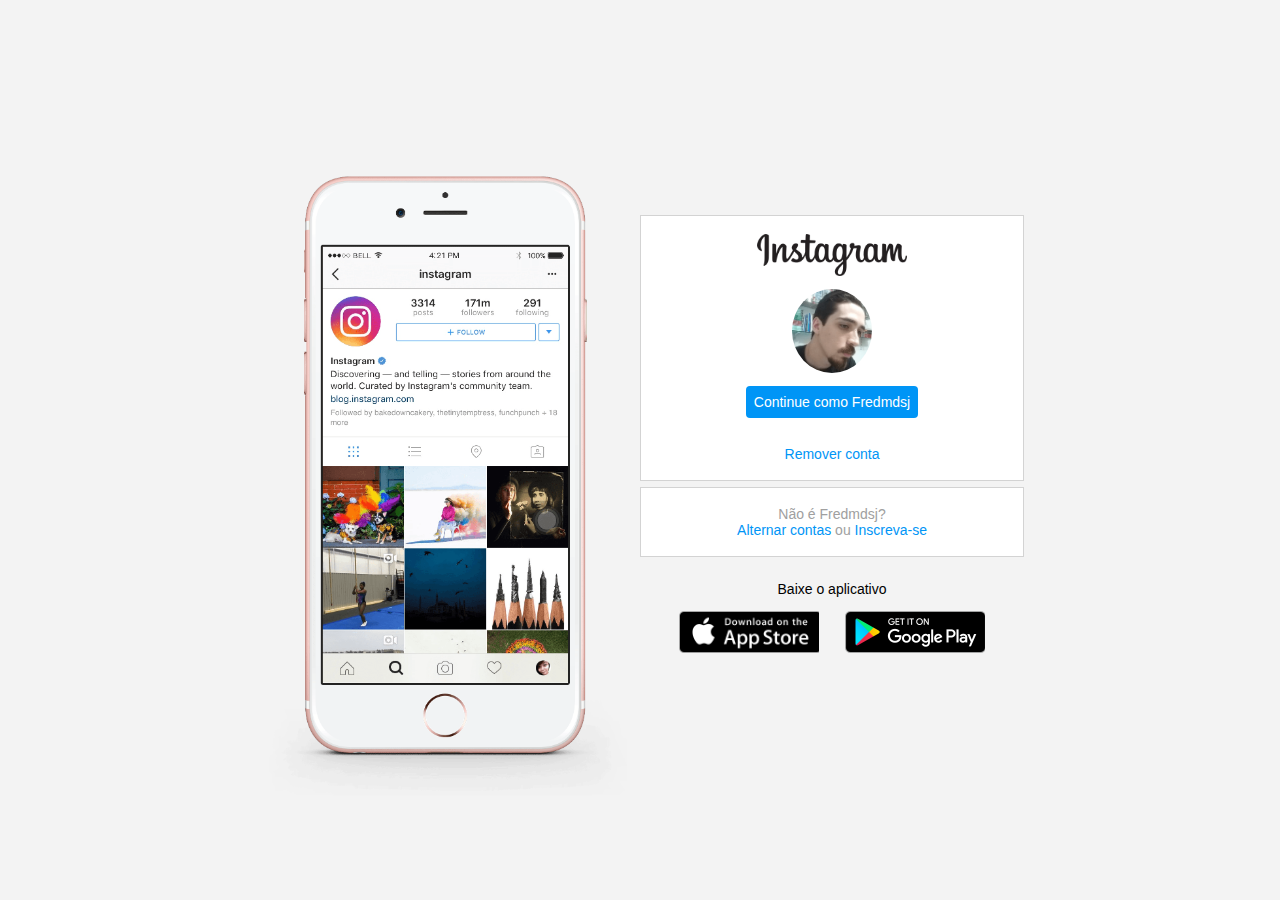
<file: instagram/index.html>
<!DOCTYPE html>
<html lang="en">
<head>
  <meta charset="UTF-8">
  <meta name="viewport" content="width=device-width, initial-scale=1.0">
  <link rel="stylesheet" href="style.css">
  <title>Instagram</title>
</head>
<body>
  <div class="instagram-wrapper">
    <div class="instagram-phone">
      <img src="./img/instagram-celular.png" alt="celular">
    </div>
    <div class="instagram-continue">
      <div class="group">
        <img src="./img/instagram-logo.png" class="instagram-logo"alt="instagram logo">
        <div class="profile-photo">
          <img src="./img/minha_foto.png" alt="foto de perfil">
        </div>
        <a href="#" class="instagram-login">Continue como Fredmdsj</a>
        <a href="#" class="instagram-logout">Remover conta</a>
      </div>
      <div class="group">
        <p class="not-account">Não é Fredmdsj?</p>
        <p class="not-account">
          <span class="link-blue">Alternar contas</span>
          ou
          <span class="link-blue">Inscreva-se</span>
        </p>
      </div>
      <div class="get-the-app">
        <p class="get-app">Baixe o aplicativo</p>
        <div class="download">
          <a href="#" class="app-download"></a>
          <a href="#" class="app-download"></a>
        </div>
      </div>

    </div>
  </div>
  
</body>
</html>
</file>
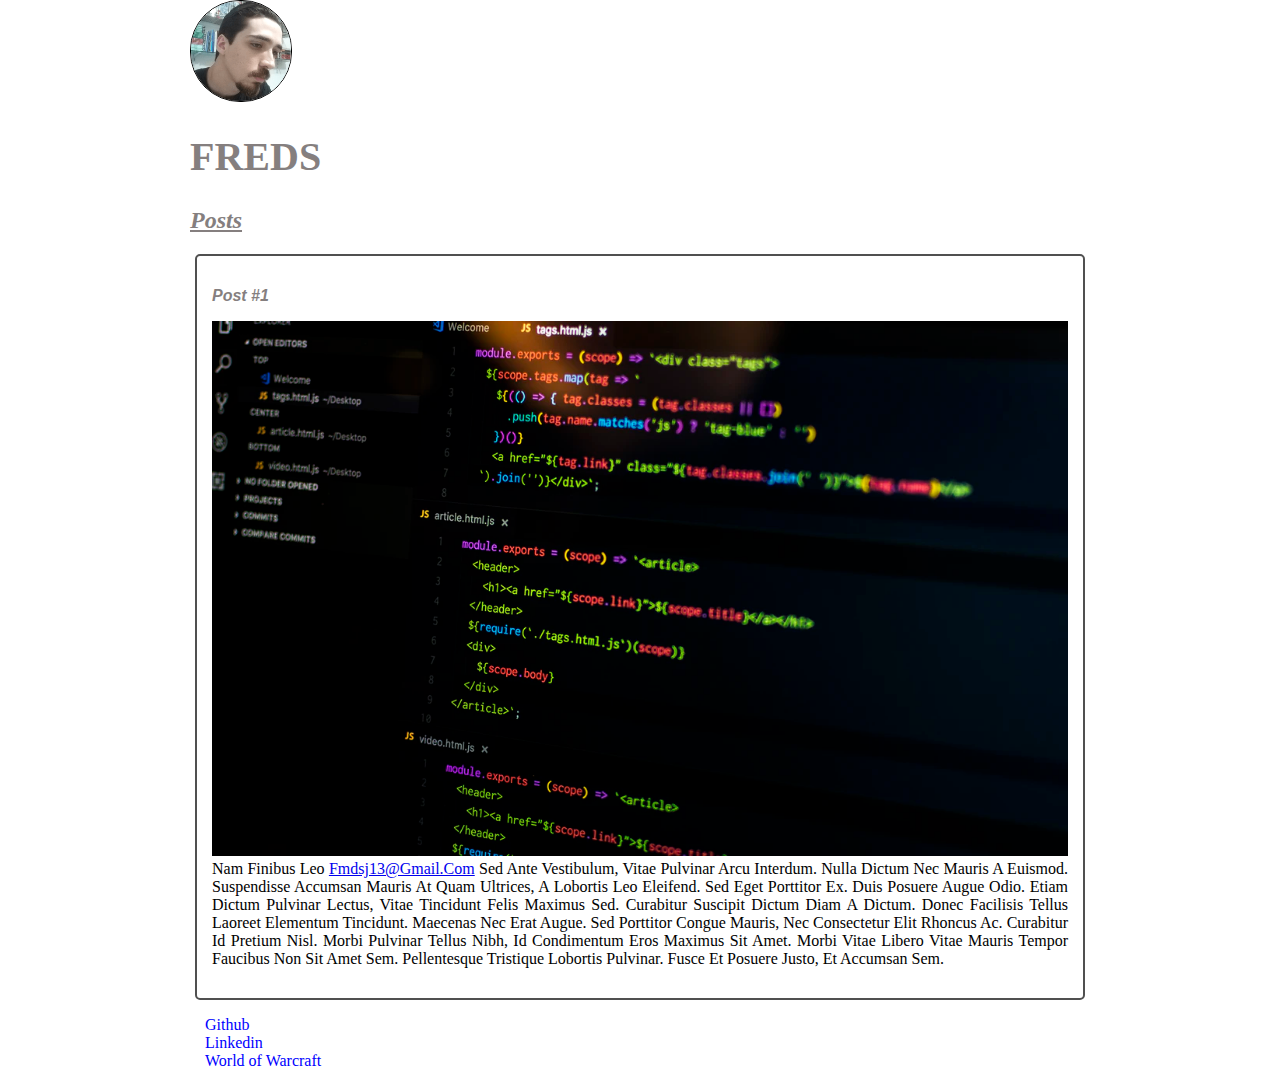
<file: introducao_ao_curso_de_html/1_pagina_pessoal.html>
<!DOCTYPE html>
<html lang="pt-br">
<head>
  <meta charset="UTF-8">
  <meta name="viewport" content="width=device-width, initial-scale=1.0">
  <title>Document</title>
  <link rel= "stylesheet" href ="style.css">
</head>
<body>
  <header>
    <img src=img/minha_foto.png class="photo">
    <h1 id="title">FredS</h1>
  </header>
  <section>
    <header>
      <h2 class="subtitle">Posts</h2>
    </header>
  </section>
  <article class="post">
    <header>
      <h3 class="post_title">Post #1</h3>
      <img alt = "codigo_hmtl" src = img/html_code.png class="post1_image">
      <p class="post_content">Nam finibus leo <a href="mailto:fmdsj13@gmail.com" target="_blank">fmdsj13@gmail.com</a> sed ante vestibulum, vitae pulvinar arcu interdum. Nulla dictum nec mauris a euismod. Suspendisse accumsan mauris at quam ultrices, a lobortis leo eleifend. Sed eget porttitor ex. Duis posuere augue odio. Etiam dictum pulvinar lectus, vitae tincidunt felis maximus sed. Curabitur suscipit dictum diam a dictum. Donec facilisis tellus laoreet elementum tincidunt. Maecenas nec erat augue. Sed porttitor congue mauris, nec consectetur elit rhoncus ac. Curabitur id pretium nisl. Morbi pulvinar tellus nibh, id condimentum eros maximus sit amet. Morbi vitae libero vitae mauris tempor faucibus non sit amet sem. Pellentesque tristique lobortis pulvinar. Fusce et posuere justo, et accumsan sem. </p>
    </header>
  </article>
  <footer>
    <ul class="contact_list">
      <li>
        <a href="https://github.com/FredMSJ" target="_blank"> Github</a>
      </li>
      <li>
        <a href="https://www.linkedin.com/in/fred-martins-58007a17b/" target="_blank"> Linkedin</a>
      </li>
      <li>
        <a href="https://worldofwarcraft.com/pt-br/character/us/gallywix/kakarotho" targer="_blank"> World of Warcraft</a>
      </li>
    </ul>

  </footer>

</body>
</html>
</file>
<file: instagram/style.css>
* {
  padding: 0;
  margin: 0;
  box-sizing: border-box;
  text-decoration: none;
  font-family: sans-serif;
  font-size: 14px;
}

body {
  width: 100%;
  min-height: 100vh;
  background-color: rgb(243, 243, 243);
  margin: 0;
  padding: 0;
  display: flex;
  justify-content: center;
}

.instagram-wrapper {
  display: flex;
  align-items: center;
  justify-content: start;
  width: 60%;
  height: 100vh;
}

.instagram-phone {
  display: flex;
  align-items: center;
  justify-content: center;
  width: 50%;
}

.instagram-phone img {
  height: 50rem;
}

.instagram-continue {
  display: flex;
  align-items: center;
  justify-content: space-around;
  flex-direction: column;
  width: 50%;
  min-height: 34rem;
}

.group {
  display: flex;
  justify-content: space-between;
  align-items: center;
  flex-direction: column;
  background-color: white;
  width: 100%;
  padding: 1.3rem 0;
  border: 1px solid lightgray;
}

.group:nth-child(1) {
  min-height: 19rem;
}

.instagram-logo {
  height: 3rem;
}

.profile-photo {
  display: flex;
  justify-content: center;
  align-items: center;
  border-radius: 50%;
  overflow: hidden;
}

.profile-photo img {
  height: 6rem;
}

.instagram-login {
  background-color: #0095f6;
  color: #ffffff;
  padding: 8px;
  border-radius: 4px;
}

.instagram-logout {
  color: #0095f6;
  margin-top: 1rem;
}

.not-account {
  color: rgb(160, 160, 160);
}

.link-blue {
  color: #0095f6;
}

.get-the-app {
  display: flex;
  flex-direction: column;
  align-items: center;
  justify-content: center;
  width: 100%;
  padding: 1.3rem 0;
}

.download {
  display: flex;
  width: 100%;
  justify-content: space-evenly;
  align-items: center;
  padding: 1rem;
}

.app-download {
  height: 3rem;
  width: 10rem;
  background-size: cover;
}

.app-download:nth-child(1) {
  background-image: url("./img/apple-button.png");
}

.app-download:nth-child(2) {
  background-image: url("./img/googleplay-button.png");
}

@media (max-width: 1024px) {
  .instagram-wrapper {
    width: 90%;
  }
}

@media (max-width: 650px) {
  body {
    background-color: #ffffff;
  }

  .instagram-wrapper {
    width: 90%;
  }

  .instagram-phone {
    display: none;
  }

  .instagram-continue {
    width: 100%;
  }

  .group {
    border: 1px solid transparent;
  }
}
</file>
<file: introducao_ao_curso_de_html/style.css>
body {
  background: rgb(255, 255, 255);
  font-family: verdana;
  max-width: 900px;
  margin: auto;
}

ul {
  list-style-type: square;
}

ol {
  list-style-type: upper-roman;
}

.photo {
  border-width: 1px;
  border-style: solid;
  border-color: black;
  border-radius: 50px;
  width: 100px;
  height: 100px;
}

.post1_image {
  width: 100%;
}

#title {
  color: rgb(133, 127, 127);
  font-size: 40px;
  text-transform: uppercase;
}
.subtitle {
  font-style: italic;
  color: rgb(133, 127, 127);
  font-weight: bold;
  text-transform: capitalize;
  text-decoration: underline;
}
.post_title {
  font-family: Verdana, arial;
  color: rgb(133, 127, 127);
  font-size: 16px;
  font-style: italic;
  text-transform: capitalize;
}

.post {
  background: white;
  padding-bottom: 15px;
  padding: 15px;
  border-width: 2px;
  border-style: solid;
  border-color: #505050;
  border-radius: 5px;
  margin: 10px 5px;
}

.post_content {
  margin: 0;
  margin-bottom: 15px;
  text-transform: capitalize;
  text-align: justify;
}

.contact_list {
  list-style-type: none;
  padding-left: 15px;
}

.contact_list li a {
  color: blue;
  text-decoration: none;
}
</file>
